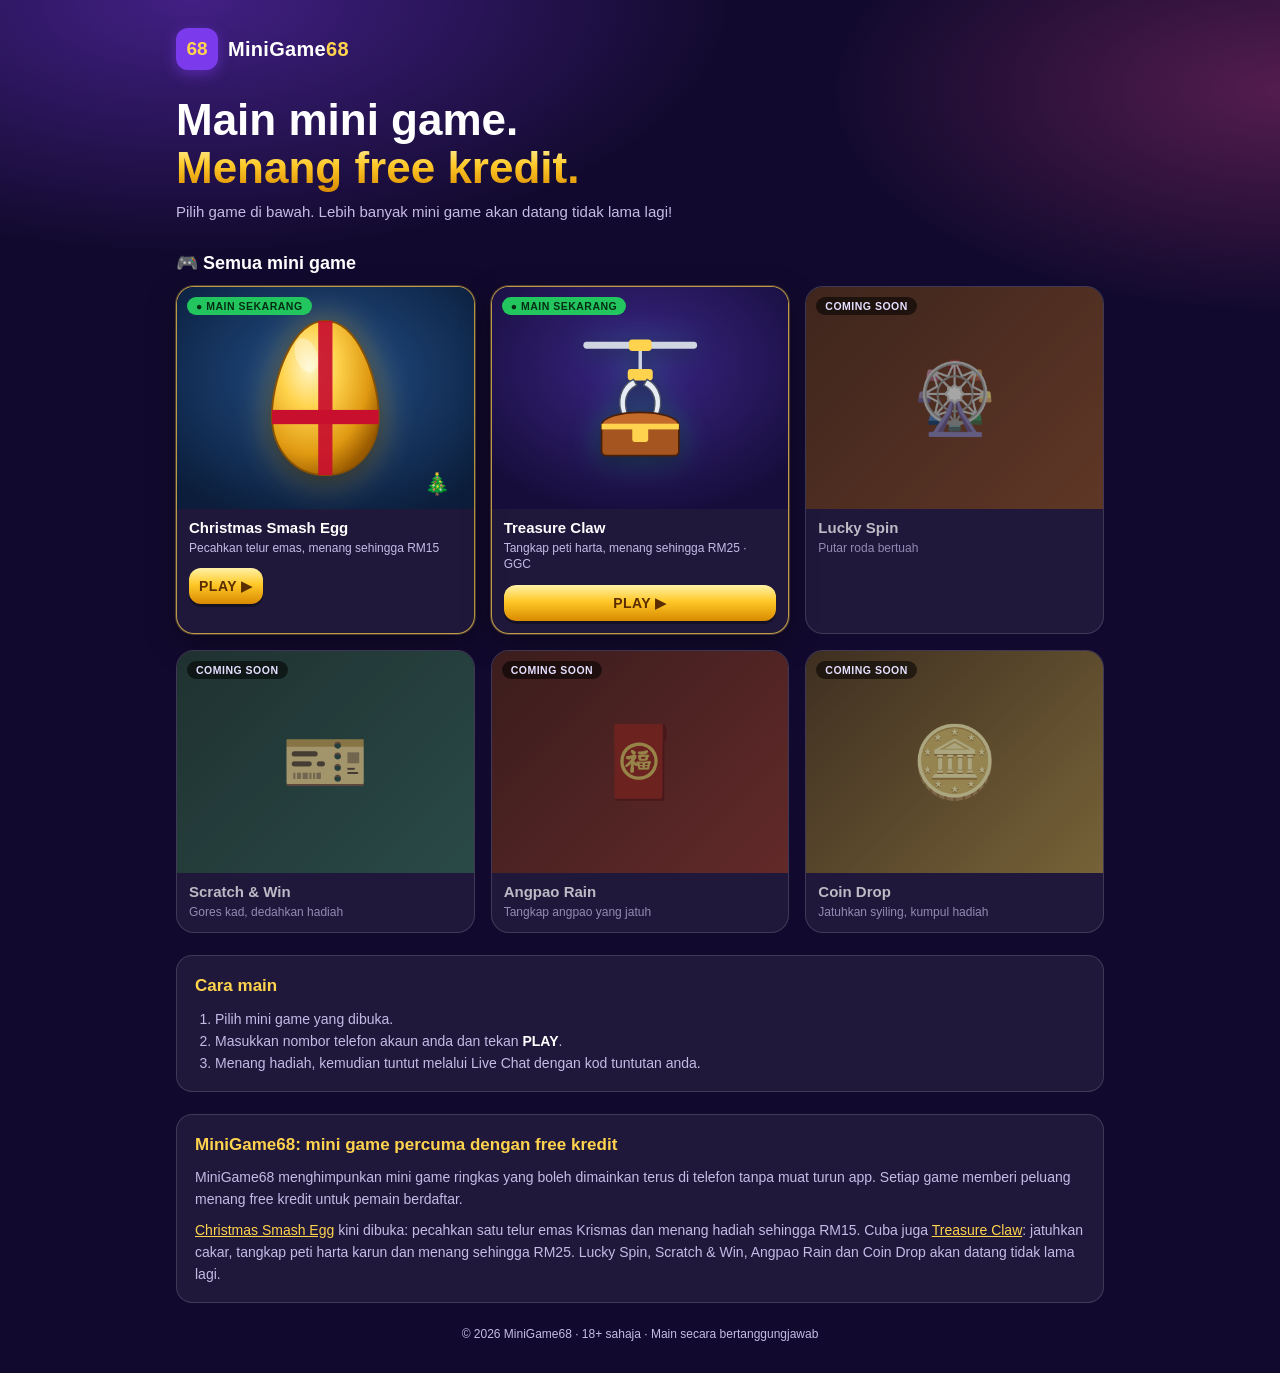
<file: index.html>
<!DOCTYPE html>
<html lang="ms">
<head>
  <meta charset="UTF-8">
  <meta name="viewport" content="width=device-width, initial-scale=1, viewport-fit=cover">
  <title>MiniGame68 – Mini Game Percuma, Menang Free Kredit</title>
  <meta name="description" content="MiniGame68: koleksi mini game percuma. Main Christmas Smash Egg sekarang dan menang free kredit sehingga RM15. Lebih banyak mini game akan datang.">
  <meta name="robots" content="index, follow">
  <link rel="canonical" href="https://www.minigame68.store/">
  <meta property="og:type" content="website">
  <meta property="og:title" content="MiniGame68 – Mini Game Percuma, Menang Free Kredit">
  <meta property="og:description" content="Main mini game percuma dan menang free kredit. Christmas Smash Egg kini dibuka!">
  <meta property="og:url" content="https://www.minigame68.store/">
  <meta name="theme-color" content="#120a2e">
  <link rel="icon" href="data:image/svg+xml,%3Csvg xmlns='http://www.w3.org/2000/svg' viewBox='0 0 100 100'%3E%3Crect width='100' height='100' rx='22' fill='%237c3aed'/%3E%3Ctext x='50' y='66' font-size='46' text-anchor='middle' font-family='Arial' font-weight='900' fill='%23ffd34d'%3E68%3C/text%3E%3C/svg%3E">
  <link rel="stylesheet" href="/home.css">
</head>
<body>
  <main class="app">
    <header class="top">
      <div class="logo"><span class="logo-mark">68</span><span class="logo-text">MiniGame<b>68</b></span></div>
      <h1>Main mini game.<br><span>Menang free kredit.</span></h1>
      <p class="sub">Pilih game di bawah. Lebih banyak mini game akan datang tidak lama lagi!</p>
    </header>

    <section aria-labelledby="gamesTitle">
      <h2 class="section-title" id="gamesTitle">🎮 Semua mini game</h2>
      <div class="games">

        <button class="game live" type="button" id="playSmash" aria-haspopup="dialog">
          <span class="badge live-badge">● MAIN SEKARANG</span>
          <span class="art xmas" aria-hidden="true">
            <svg viewBox="0 0 100 140">
              <defs>
                <radialGradient id="g" cx="35%" cy="30%" r="75%"><stop offset="0" stop-color="#fff6c7"/><stop offset=".35" stop-color="#ffd34d"/><stop offset=".75" stop-color="#e09a12"/><stop offset="1" stop-color="#9a5a00"/></radialGradient>
              </defs>
              <path d="M50 5C78 5 95 55 95 85c0 30-20 50-45 50S5 115 5 85C5 55 22 5 50 5z" fill="url(#g)" stroke="#8a5200" stroke-width="1.5"/>
              <rect x="5" y="80" width="90" height="12" fill="#c8102e"/>
              <rect x="44" y="5" width="12" height="130" fill="#c8102e" opacity=".92"/>
              <ellipse cx="34" cy="34" rx="9" ry="15" fill="#fff" opacity=".35" transform="rotate(-20 34 34)"/>
            </svg>
            <span class="tree" aria-hidden="true">🎄</span>
          </span>
          <span class="info">
            <b>Christmas Smash Egg</b>
            <span>Pecahkan telur emas, menang sehingga RM15</span>
          </span>
          <span class="play">PLAY ▶</span>
        </button>

        <a class="game live" href="/claw/ggc">
          <span class="badge live-badge">● MAIN SEKARANG</span>
          <span class="art claw" aria-hidden="true">
            <svg viewBox="0 0 120 110">
              <rect x="10" y="6" width="100" height="6" rx="3" fill="#cfd5e1"/>
              <rect x="50" y="4" width="20" height="10" rx="3" fill="#ffd34d"/>
              <rect x="58.5" y="14" width="3" height="18" fill="#cfd5e1"/>
              <rect x="49" y="30" width="22" height="10" rx="3" fill="#ffd34d"/>
              <path d="M54 39c-12 6-15 20-9 33l4-2c-4-11-2-21 8-26zM66 39c12 6 15 20 9 33l-4-2c4-11 2-21-8-26z" fill="#e7ebf3" stroke="#4b5363" stroke-width="1.2"/>
              <rect x="26" y="78" width="68" height="28" rx="4" fill="#a5551f" stroke="#4a2008" stroke-width="1.5"/>
              <path d="M26 80c0-16 68-16 68 0z" fill="#c46a2a" stroke="#4a2008" stroke-width="1.5"/>
              <rect x="26" y="78" width="68" height="5" fill="#ffd34d"/>
              <rect x="53" y="80" width="14" height="14" rx="2" fill="#ffd34d"/>
            </svg>
          </span>
          <span class="info">
            <b>Treasure Claw</b>
            <span>Tangkap peti harta, menang sehingga RM25 · GGC</span>
          </span>
          <span class="play">PLAY ▶</span>
        </a>

        <div class="game soon" aria-disabled="true">
          <span class="badge">COMING SOON</span>
          <span class="art spin" aria-hidden="true">🎡</span>
          <span class="info"><b>Lucky Spin</b><span>Putar roda bertuah</span></span>
        </div>

        <div class="game soon" aria-disabled="true">
          <span class="badge">COMING SOON</span>
          <span class="art scratch" aria-hidden="true">🎫</span>
          <span class="info"><b>Scratch &amp; Win</b><span>Gores kad, dedahkan hadiah</span></span>
        </div>

        <div class="game soon" aria-disabled="true">
          <span class="badge">COMING SOON</span>
          <span class="art angpao" aria-hidden="true">🧧</span>
          <span class="info"><b>Angpao Rain</b><span>Tangkap angpao yang jatuh</span></span>
        </div>

        <div class="game soon" aria-disabled="true">
          <span class="badge">COMING SOON</span>
          <span class="art coin" aria-hidden="true">🪙</span>
          <span class="info"><b>Coin Drop</b><span>Jatuhkan syiling, kumpul hadiah</span></span>
        </div>

      </div>
    </section>

    <section class="card how">
      <h2>Cara main</h2>
      <ol>
        <li>Pilih mini game yang dibuka.</li>
        <li>Masukkan nombor telefon akaun anda dan tekan <b>PLAY</b>.</li>
        <li>Menang hadiah, kemudian tuntut melalui Live Chat dengan kod tuntutan anda.</li>
      </ol>
    </section>

    <section class="card seo">
      <h2>MiniGame68: mini game percuma dengan free kredit</h2>
      <p>MiniGame68 menghimpunkan mini game ringkas yang boleh dimainkan terus di telefon tanpa muat turun app. Setiap game memberi peluang menang free kredit untuk pemain berdaftar.</p>
      <p><a href="/smashegg/ggc">Christmas Smash Egg</a> kini dibuka: pecahkan satu telur emas Krismas dan menang hadiah sehingga RM15. Cuba juga <a href="/claw/ggc">Treasure Claw</a>: jatuhkan cakar, tangkap peti harta karun dan menang sehingga RM25. Lucky Spin, Scratch &amp; Win, Angpao Rain dan Coin Drop akan datang tidak lama lagi.</p>
    </section>

    <footer class="foot">© 2026 MiniGame68 · 18+ sahaja · Main secara bertanggungjawab</footer>
  </main>

  <!-- Choose platform for Christmas Smash Egg -->
  <div class="picker" id="picker" hidden>
    <div class="picker-box" role="dialog" aria-modal="true" aria-labelledby="pickerTitle">
      <button class="picker-close" type="button" id="pickerClose" aria-label="Tutup">×</button>
      <p class="picker-kicker">🎄 Christmas Smash Egg</p>
      <h2 id="pickerTitle">Pilih platform anda</h2>
      <p class="picker-sub">Pilih tempat akaun anda didaftarkan.</p>
      <div class="picker-options">
        <a class="pick ggc" href="/smashegg/ggc"><b>GGC</b><span>Main sekarang ▶</span></a>
        <a class="pick ppg" href="/smashegg/ppg"><b>PPG</b><span>Main sekarang ▶</span></a>
      </div>
    </div>
  </div>
  <script>
    (function () {
      var picker = document.getElementById("picker");
      var open = function () { picker.hidden = false; picker.querySelector(".pick").focus(); };
      var close = function () { picker.hidden = true; };
      document.getElementById("playSmash").addEventListener("click", open);
      document.getElementById("pickerClose").addEventListener("click", close);
      picker.addEventListener("click", function (e) { if (e.target === picker) close(); });
      document.addEventListener("keydown", function (e) { if (e.key === "Escape") close(); });
    })();
  </script>
</body>
</html>
</file>
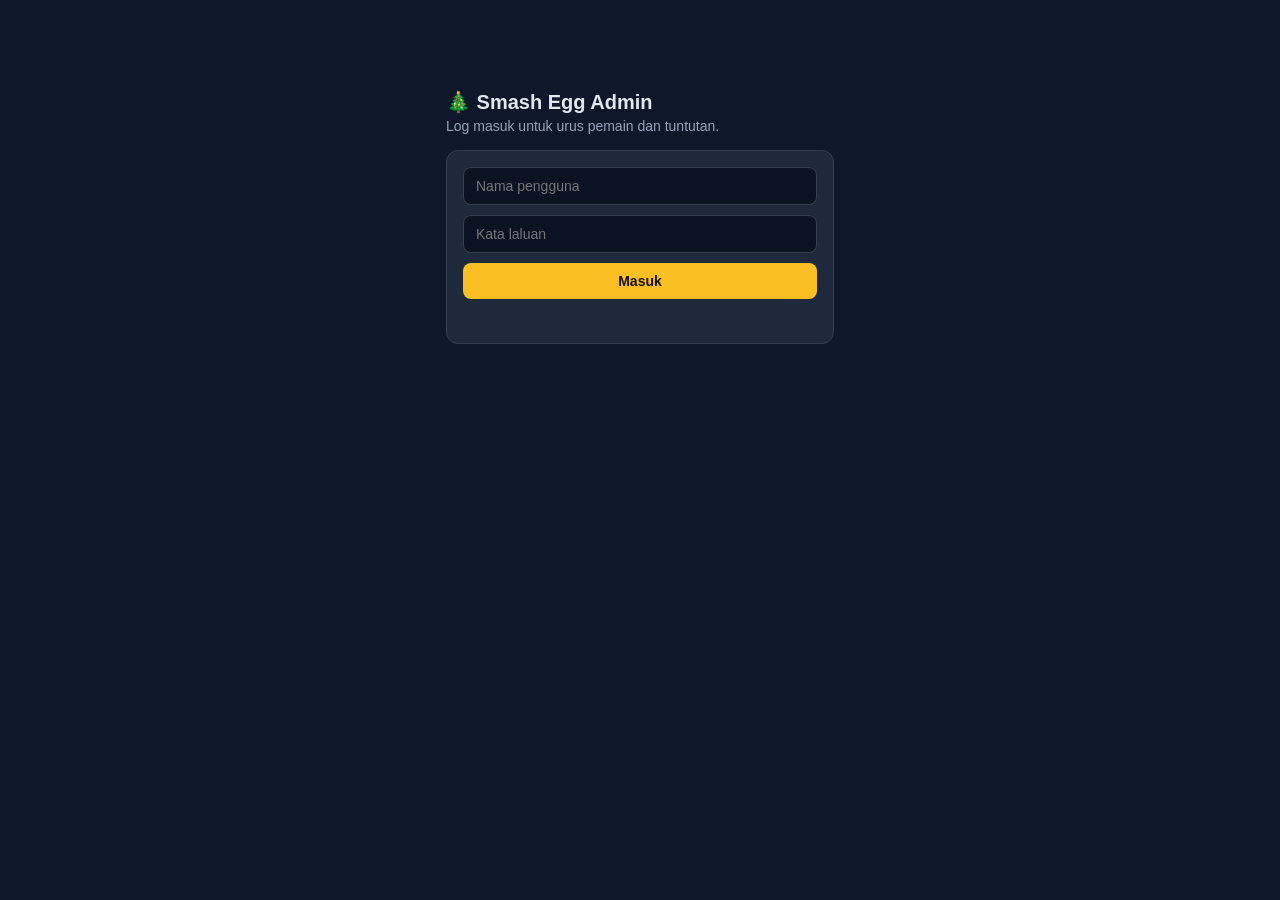
<file: admin.html>
<!DOCTYPE html>
<html lang="ms">
<head>
  <meta charset="UTF-8">
  <meta name="viewport" content="width=device-width, initial-scale=1">
  <meta name="robots" content="noindex, nofollow">
  <title>Smash Egg Admin</title>
  <style>
    :root { --bg: #0f172a; --side: #0b1222; --card: #1e293b; --line: #334155; --text: #e2e8f0; --muted: #94a3b8; --gold: #fbbf24; --red: #ef4444; --green: #22c55e; }
    * { box-sizing: border-box; margin: 0; padding: 0; }
    body { font-family: "Segoe UI", Arial, sans-serif; background: var(--bg); color: var(--text); font-size: 14px; }
    h1 { font-size: 20px; }
    h2 { font-size: 16px; margin-bottom: 10px; color: var(--gold); }
    .muted { color: var(--muted); }
    .card { margin-top: 16px; padding: 16px; border-radius: 12px; background: var(--card); border: 1px solid var(--line); }
    .card:first-child { margin-top: 0; }
    select { padding: 10px 12px; border-radius: 8px; border: 1px solid var(--line); background: #0b1222; color: var(--text); font: inherit; }
    input, textarea { width: 100%; padding: 10px 12px; border-radius: 8px; border: 1px solid var(--line); background: #0b1222; color: var(--text); font: inherit; }
    textarea { min-height: 120px; resize: vertical; font-family: Consolas, monospace; }
    button { padding: 10px 16px; border-radius: 8px; border: 0; background: var(--gold); color: #1a1200; font: inherit; font-weight: 700; cursor: pointer; }
    button.ghost { background: transparent; color: var(--text); border: 1px solid var(--line); }
    button.danger { background: var(--red); color: #fff; }
    button:disabled { opacity: .5; cursor: default; }
    td button { padding: 6px 10px; font-size: 12px; margin-right: 4px; }
    .row { display: flex; gap: 8px; flex-wrap: wrap; align-items: center; margin-top: 10px; }
    .row > input { flex: 1; min-width: 180px; }
    .head { display: flex; justify-content: space-between; align-items: center; gap: 8px; flex-wrap: wrap; }
    .head h2 { margin: 0; }
    .stats { display: grid; grid-template-columns: repeat(3, minmax(0, 1fr)); gap: 10px; margin-top: 12px; }
    .stat { padding: 14px; border-radius: 10px; background: #0b1222; border: 1px solid var(--line); }
    .stat b { display: block; font-size: 24px; margin-top: 4px; }
    .msg { margin-top: 10px; min-height: 18px; }
    .ok { color: var(--green); } .err { color: #fca5a5; }
    table { width: 100%; border-collapse: collapse; margin-top: 10px; font-size: 13px; }
    th, td { padding: 8px; border-bottom: 1px solid var(--line); text-align: left; white-space: nowrap; }
    th { color: var(--muted); font-weight: 600; }
    .table-wrap { max-height: 480px; overflow: auto; }
    [hidden] { display: none !important; }

    /* ---------- Login ---------- */
    .login { max-width: 420px; margin: 10vh auto 0; padding: 0 16px; }
    .login h1 { margin-bottom: 4px; }
    .login .card { margin-top: 16px; }
    .login form { display: grid; gap: 10px; }

    /* ---------- Layout: sidebar + content ---------- */
    .layout { display: grid; grid-template-columns: 230px minmax(0, 1fr); min-height: 100vh; }
    .side { position: sticky; top: 0; height: 100vh; display: flex; flex-direction: column; padding: 18px 12px; background: var(--side); border-right: 1px solid var(--line); }
    .side h1 { padding: 0 8px 4px; }
    .brand-pick { display: grid; gap: 4px; margin: 12px 8px 0; font-size: 12px; color: var(--muted); }
    .brand-pick select { width: 100%; border-color: rgba(251, 191, 36, .5); color: var(--gold); font-weight: 700; }
    .brand-name { color: var(--text); }
    .checks { display: flex; gap: 12px; flex-wrap: wrap; align-items: center; }
    .check { display: flex; gap: 6px; align-items: center; color: var(--muted); }
    .check input { width: auto; }
    .check.replace { margin-top: 10px; font-size: 13px; }
    #wipeBtn { margin-top: 4px; }
    .who { padding: 0 8px 14px; font-size: 12px; color: var(--muted); border-bottom: 1px solid var(--line); }
    .nav { display: grid; gap: 4px; margin-top: 14px; }
    .nav button { display: flex; align-items: center; gap: 10px; width: 100%; padding: 10px 12px; border-radius: 8px; background: transparent; color: var(--muted); font-weight: 600; text-align: left; }
    .nav button:hover { background: rgba(255, 255, 255, .05); color: var(--text); }
    .nav button.on { background: rgba(251, 191, 36, .12); color: var(--gold); }
    .side .bottom { margin-top: auto; padding-top: 12px; border-top: 1px solid var(--line); }
    .side .bottom button { width: 100%; }
    .main { padding: 24px; max-width: 1000px; width: 100%; }
    .main > h2.title { font-size: 20px; color: var(--text); margin-bottom: 16px; }

    @media (max-width: 760px) {
      .layout { display: block; min-height: 0; }
      .side { position: static; height: auto; min-width: 0; padding: 12px; border-right: 0; border-bottom: 1px solid var(--line); }
      .row > input { min-width: 0; flex-basis: 100%; }
      .who { border-bottom: 0; padding-bottom: 6px; }
      .nav { display: flex; overflow-x: auto; margin-top: 4px; scrollbar-width: none; }
      .nav button { width: auto; white-space: nowrap; }
      .side .bottom { margin-top: 8px; padding-top: 8px; }
      .main { padding: 16px; }
      .stats { grid-template-columns: 1fr; }
    }
  </style>
</head>
<body>
  <!-- Login -->
  <div class="login" id="login">
    <h1>🎄 Smash Egg Admin</h1>
    <p class="muted">Log masuk untuk urus pemain dan tuntutan.</p>
    <section class="card">
      <form id="loginForm">
        <input id="username" placeholder="Nama pengguna" autocomplete="username" autocapitalize="none">
        <input id="password" type="password" placeholder="Kata laluan" autocomplete="current-password">
        <button type="submit">Masuk</button>
      </form>
      <p class="msg err" id="loginMsg"></p>
    </section>
  </div>

  <div class="layout" id="panel" hidden>
    <aside class="side">
      <h1>🎄 Smash Egg</h1>
      <p class="who" id="whoami"></p>
      <label class="brand-pick"><span>Game</span><select id="brandSel" aria-label="Pilih game"></select></label>
      <nav class="nav" aria-label="Kategori">
        <button data-go="summary" class="on">📊 Ringkasan</button>
        <button data-go="players">📱 Pemain</button>
        <button data-go="claims">🎁 Tuntutan</button>
        <button data-go="users" data-roles="owner">👥 Pengguna</button>
        <button data-go="audit" data-roles="owner admin">📝 Log aktiviti</button>
        <button data-go="settings">⚙️ Tetapan</button>
      </nav>
      <div class="bottom"><button class="ghost" id="logout">Log keluar</button></div>
    </aside>

    <main class="main">
      <!-- Ringkasan -->
      <div class="view" data-view="summary">
        <section class="card">
          <div class="head"><h2>Ringkasan · <span class="brand-name"></span></h2><button class="ghost" id="refresh">Muat semula</button></div>
          <div class="stats">
            <div class="stat"><span class="muted">Pemain berdaftar</span><b id="sPlayers">–</b></div>
            <div class="stat"><span class="muted">Sudah tuntut</span><b id="sClaims">–</b></div>
            <div class="stat"><span class="muted">Jumlah hadiah</span><b id="sTotal">–</b></div>
          </div>
          <div class="row" data-roles="owner admin">
            <button class="danger" id="wipeBtn" type="button">🗑 Padam semua nombor · <span class="brand-name"></span></button>
            <span class="muted">Hanya nombor telefon dipadam. Tuntutan dan pemenang kekal.</span>
          </div>
          <p class="msg" id="wipeMsg"></p>
        </section>
      </div>

      <!-- Pemain -->
      <div class="view" data-view="players" hidden>
        <section class="card">
          <h2>Cari nombor · <span class="brand-name"></span></h2>
          <form id="lookupForm" class="row">
            <input id="lookupPhone" placeholder="60123456789" inputmode="numeric">
            <button type="submit">Cari</button>
          </form>
          <div id="lookupResult" class="msg"></div>
          <div class="row" id="lookupActions" data-roles="owner admin" hidden>
            <button class="ghost" id="resetBtn">Benarkan main semula</button>
            <button class="danger" id="removeBtn">Buang dari senarai pemain</button>
          </div>
        </section>

        <section class="card" data-roles="owner admin">
          <h2>Tambah nombor pemain · <span class="brand-name"></span></h2>
          <p class="muted">Tampal nombor (satu setiap baris), atau pilih fail CSV / TXT. Jika fail ada lajur "Phone", hanya lajur itu digunakan. Nombor yang sudah ada tidak akan berganda.</p>
          <textarea id="paste" placeholder="0123456789&#10;0177666674&#10;..."></textarea>
          <div class="row">
            <input id="file" type="file" accept=".csv,.txt,text/csv,text/plain" style="flex:1">
            <button id="addBtn" disabled>Tambah</button>
          </div>
          <label class="check replace"><input type="checkbox" id="replaceList"> Ganti senarai lama: padam semua nombor <span class="brand-name"></span> dahulu, kemudian tambah senarai ini</label>
          <p class="msg muted" id="addInfo"></p>
        </section>

        <section class="card" data-roles="owner admin">
          <h2 style="color:#fca5a5">Kosongkan senarai pemain · <span class="brand-name"></span></h2>
          <p class="muted">Buang SEMUA nombor pemain (tuntutan yang sudah dibuat tidak dipadam). Taip DELETE untuk sahkan.</p>
          <div class="row">
            <input id="confirmDelete" placeholder="DELETE">
            <button class="danger" id="clearBtn">Kosongkan</button>
          </div>
          <p class="msg" id="clearMsg"></p>
        </section>
      </div>

      <!-- Tuntutan -->
      <div class="view" data-view="claims" hidden>
        <section class="card">
          <div class="head">
            <h2>Semua tuntutan · <span class="brand-name"></span></h2>
            <div class="row" style="margin:0"><button class="ghost" id="loadClaims">Muat semula</button><button class="ghost" id="downloadClaims">Muat turun CSV</button></div>
          </div>
          <div class="table-wrap"><table id="claimsTable" hidden>
            <thead><tr><th>Masa</th><th>No. telefon</th><th>Hadiah</th><th>Kod</th></tr></thead>
            <tbody></tbody>
          </table></div>
          <p class="msg muted" id="claimsInfo"></p>
        </section>
      </div>

      <!-- Pengguna (owner) -->
      <div class="view" data-view="users" data-roles="owner" hidden>
        <section class="card">
          <h2>Pengguna admin</h2>
          <p class="muted"><b>Admin</b>: semua kecuali urus pengguna. <b>Staff</b>: cari nombor dan lihat tuntutan sahaja. Setiap pengguna hanya nampak brand yang diberi.</p>
          <div class="table-wrap"><table id="usersTable">
            <thead><tr><th>Nama pengguna</th><th>Peranan</th><th>Brand</th><th>Dicipta</th><th></th></tr></thead>
            <tbody></tbody>
          </table></div>
        </section>
        <section class="card">
          <h2>Tambah pengguna</h2>
          <form id="addUserForm" class="row">
            <input id="newUser" placeholder="Nama pengguna (cth: ali)" autocapitalize="none" autocomplete="off">
            <input id="newPass" type="text" placeholder="Kata laluan (min 8)" autocomplete="new-password">
            <select id="newRole"><option value="staff">Staff</option><option value="admin">Admin</option></select>
            <div class="checks" id="newBrands"></div>
            <button type="submit">Tambah pengguna</button>
          </form>
          <p class="msg" id="userMsg"></p>
        </section>
      </div>

      <!-- Log aktiviti -->
      <div class="view" data-view="audit" data-roles="owner admin" hidden>
        <section class="card">
          <div class="head"><h2>Log aktiviti</h2><button class="ghost" id="loadAudit">Muat semula</button></div>
          <div class="table-wrap"><table id="auditTable" hidden>
            <thead><tr><th>Masa</th><th>Pengguna</th><th>Tindakan</th><th>Butiran</th></tr></thead>
            <tbody></tbody>
          </table></div>
        </section>
      </div>

      <!-- Tetapan -->
      <div class="view" data-view="settings" hidden>
        <section class="card">
          <h2>Tukar kata laluan saya</h2>
          <form id="myPassForm" class="row">
            <input id="oldPass" type="password" placeholder="Kata laluan sekarang" autocomplete="current-password">
            <input id="myNewPass" type="password" placeholder="Kata laluan baharu (min 8)" autocomplete="new-password">
            <input id="myNewPass2" type="password" placeholder="Ulang kata laluan baharu" autocomplete="new-password">
            <button type="submit">Tukar</button>
          </form>
          <p class="msg" id="myPassMsg"></p>
        </section>
      </div>
    </main>
  </div>
  <script src="admin.js"></script>
</body>
</html>
</file>
<file: home.css>
:root {
  --bg: #120a2e;
  --bg-2: #1d1147;
  --card: rgba(255, 255, 255, .06);
  --line: rgba(255, 255, 255, .14);
  --text: #fff;
  --muted: #c4bce6;
  --gold: #ffd34d;
  --gold-grad: linear-gradient(180deg, #fff2a8, #ffc928 45%, #d98a00);
  --purple: #7c3aed;
  --green: #22c55e;
}

* { box-sizing: border-box; margin: 0; padding: 0; }
body {
  min-height: 100vh;
  font-family: "Segoe UI", Arial, Helvetica, sans-serif;
  color: var(--text);
  background:
    radial-gradient(60% 40% at 15% 0%, rgba(124, 58, 237, .45), transparent 70%),
    radial-gradient(50% 35% at 100% 10%, rgba(236, 72, 153, .3), transparent 70%),
    var(--bg);
  background-attachment: fixed;
  -webkit-tap-highlight-color: transparent;
}
a { color: inherit; text-decoration: none; }

.app { max-width: 960px; margin: 0 auto; padding: 22px 16px calc(32px + env(safe-area-inset-bottom)); }

/* ---------- Header ---------- */
.logo { display: flex; align-items: center; gap: 10px; }
.logo-mark { display: grid; place-items: center; width: 42px; height: 42px; border-radius: 12px; background: var(--purple); color: var(--gold); font-weight: 900; font-size: 19px; box-shadow: 0 4px 14px rgba(124, 58, 237, .5); }
.logo-text { font-size: 20px; font-weight: 800; letter-spacing: .3px; }
.logo-text b { color: var(--gold); }
.top { padding: 6px 0 4px; }
h1 { margin-top: 26px; font-size: clamp(28px, 7vw, 44px); line-height: 1.1; font-weight: 900; }
h1 span { background: var(--gold-grad); -webkit-background-clip: text; background-clip: text; color: transparent; }
.sub { margin-top: 10px; max-width: 520px; font-size: 15px; color: var(--muted); }

/* ---------- Game cards ---------- */
.section-title { margin: 28px 0 12px; font-size: 18px; }
.games { display: grid; grid-template-columns: repeat(2, minmax(0, 1fr)); gap: 12px; }
@media (min-width: 720px) { .games { grid-template-columns: repeat(3, minmax(0, 1fr)); gap: 16px; } }

.game { position: relative; display: flex; flex-direction: column; overflow: hidden; border-radius: 18px; background: var(--card); border: 1px solid var(--line); }
.art { position: relative; display: grid; place-items: center; aspect-ratio: 4 / 3; font-size: clamp(46px, 13vw, 70px); }
.info { display: grid; gap: 3px; padding: 10px 12px 12px; }
.info b { font-size: 15px; line-height: 1.2; }
.info span { font-size: 12px; color: var(--muted); line-height: 1.35; }
.badge { position: absolute; z-index: 2; top: 10px; left: 10px; padding: 3px 9px; border-radius: 20px; background: rgba(0, 0, 0, .55); font-size: 10.5px; font-weight: 800; letter-spacing: .5px; color: #e5e0ff; }

/* Playable game */
.game.live { border-color: rgba(255, 211, 77, .7); box-shadow: 0 0 0 1px rgba(255, 211, 77, .25), 0 10px 30px rgba(0, 0, 0, .35); transition: transform .15s; }
.game.live:hover { transform: translateY(-3px); }
.game.live:active { transform: scale(.98); }
.game.live:focus-visible { outline: 3px solid var(--gold); outline-offset: 3px; }
.live-badge { background: var(--green); color: #052e14; }
.art.xmas { background: radial-gradient(70% 70% at 50% 40%, #22508a, #0b1d3a); }
.art.xmas svg { width: 40%; height: auto; filter: drop-shadow(0 6px 10px rgba(0, 0, 0, .45)) drop-shadow(0 0 16px rgba(255, 211, 77, .45)); animation: bob 2.4s ease-in-out infinite; }
.art.xmas .tree { position: absolute; right: 8%; bottom: 6%; font-size: 30%; }
@keyframes bob { 50% { transform: translateY(-6px); } }
.play { margin: 0 12px 12px; padding: 10px; border-radius: 12px; text-align: center; background: var(--gold-grad); color: #5a2d00; font-weight: 900; font-size: 14px; letter-spacing: .5px; box-shadow: 0 3px 0 rgba(0, 0, 0, .35); }

/* Coming soon */
.game.soon { cursor: not-allowed; }
.game.soon .art { filter: grayscale(.55) brightness(.7); }
.game.soon .info { opacity: .7; }
.art.spin { background: linear-gradient(135deg, #7c2d12, #c2410c); }
.art.scratch { background: linear-gradient(135deg, #134e4a, #0f766e); }
.art.angpao { background: linear-gradient(135deg, #7f1d1d, #dc2626); }
.art.box { background: linear-gradient(135deg, #4c1d95, #7c3aed); }
.art.coin { background: linear-gradient(135deg, #713f12, #ca8a04); }

/* ---------- Text cards ---------- */
.card { margin-top: 22px; padding: 16px 18px; border-radius: 16px; background: var(--card); border: 1px solid var(--line); font-size: 14px; line-height: 1.6; color: var(--muted); }
.card h2 { margin-bottom: 8px; font-size: 17px; color: var(--gold); }
.card ol { padding-left: 20px; }
.card b { color: #fff; }
.card p + p { margin-top: 8px; }
.card a { color: var(--gold); text-decoration: underline; }
.foot { margin-top: 24px; text-align: center; font-size: 12px; color: var(--muted); }

@media (prefers-reduced-motion: reduce) { .art.xmas svg { animation: none; } }

/* The Smash Egg card is a button that opens the platform picker. */
button.game { width: 100%; font: inherit; color: inherit; text-align: left; cursor: pointer; }

/* ---------- Platform picker ---------- */
.picker { position: fixed; inset: 0; z-index: 20; display: grid; place-items: center; padding: 16px; background: rgba(6, 3, 20, .78); }
.picker[hidden] { display: none; }
.picker-box { position: relative; width: 100%; max-width: 380px; padding: 24px 20px 20px; border-radius: 22px; text-align: center; background: linear-gradient(180deg, #2a1a66, #160d3a); border: 1px solid rgba(255, 211, 77, .55); box-shadow: 0 20px 60px rgba(0, 0, 0, .6); animation: pop .3s cubic-bezier(.2, 1.3, .4, 1); }
@keyframes pop { from { transform: scale(.85); opacity: 0; } }
.picker-close { position: absolute; top: 10px; right: 12px; width: 32px; height: 32px; border: 0; border-radius: 50%; background: rgba(255, 255, 255, .1); color: #fff; font-size: 20px; line-height: 1; cursor: pointer; }
.picker-kicker { font-size: 13px; font-weight: 800; color: var(--gold); }
.picker-box h2 { margin-top: 6px; font-size: 22px; }
.picker-sub { margin-top: 4px; font-size: 13px; color: var(--muted); }
.picker-options { display: grid; grid-template-columns: 1fr 1fr; gap: 12px; margin-top: 18px; }
.pick { display: grid; gap: 6px; padding: 18px 10px; border-radius: 16px; font-weight: 800; box-shadow: 0 4px 0 rgba(0, 0, 0, .35); transition: transform .1s; }
.pick:active { transform: translateY(2px); }
.pick:focus-visible { outline: 3px solid var(--gold); outline-offset: 3px; }
.pick b { font-size: 26px; letter-spacing: 1px; }
.pick span { font-size: 12px; opacity: .9; }
.pick.ggc { background: linear-gradient(180deg, #2fae66, #16733f); }
.pick.ppg { background: linear-gradient(180deg, #ff4a5f, #a50d22); }
@media (prefers-reduced-motion: reduce) { .picker-box { animation: none; } }
.art.claw { background: radial-gradient(70% 70% at 50% 35%, #3a2585, #160d3a); }
.art.claw svg { width: 46%; height: auto; filter: drop-shadow(0 6px 10px rgba(0, 0, 0, .45)) drop-shadow(0 0 14px rgba(51, 214, 196, .35)); animation: bob 2.6s ease-in-out infinite; }
@media (prefers-reduced-motion: reduce) { .art.claw svg { animation: none; } }
</file>
